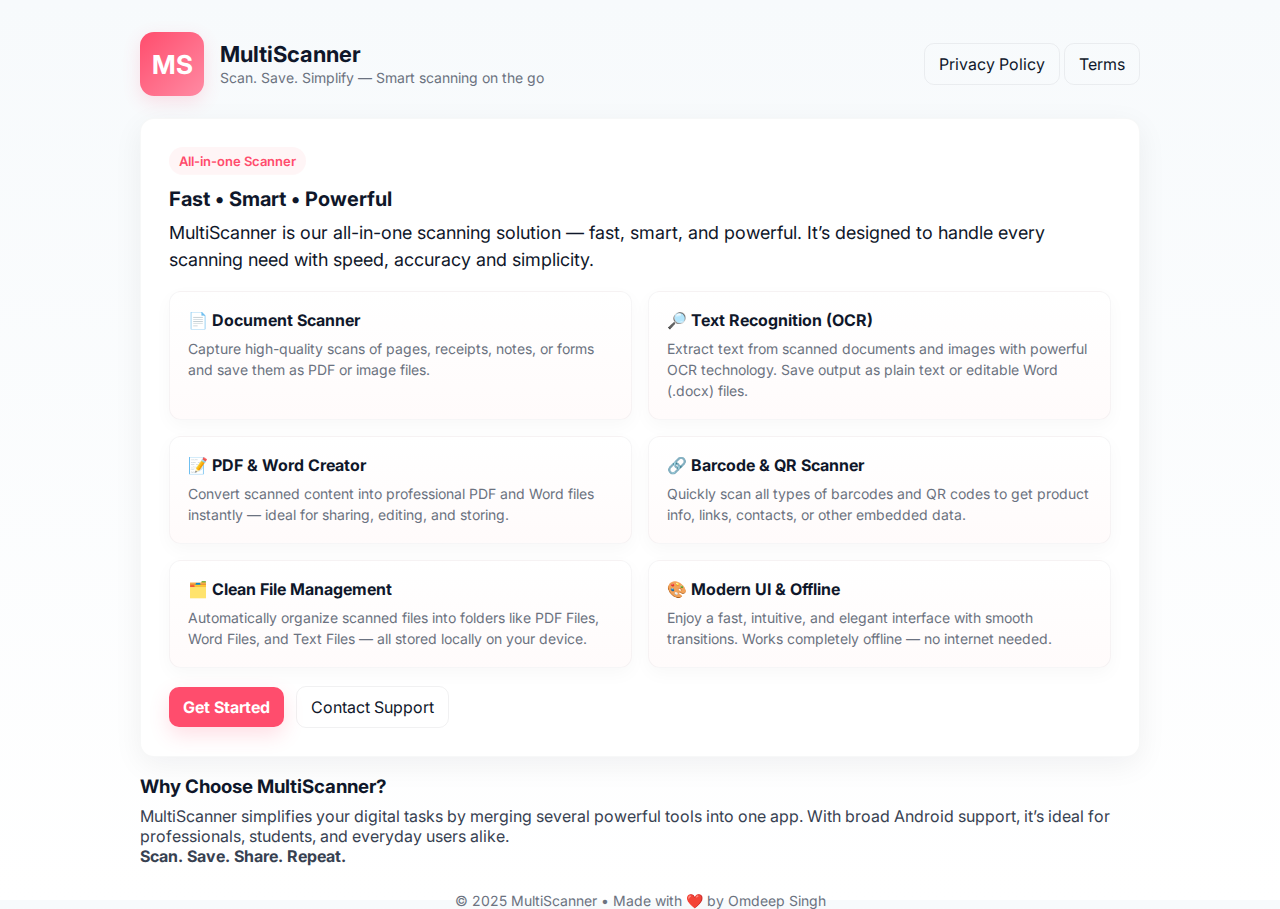
<file: index.html>
<!doctype html>
<html lang="en">
<head>
  <meta charset="utf-8" />
  <meta name="viewport" content="width=device-width,initial-scale=1" />
  <title>About — MultiScanner</title>
  <link rel="stylesheet" href="aboutstyle.css">
</head>
<body>
  <div class="wrapper">
    <header class="header">
      <div class="brand">
        <div class="logo">MS</div>
        <div class="title">
          <h1>MultiScanner</h1>
          <p>Scan. Save. Simplify — Smart scanning on the go</p>
        </div>
      </div>
      <nav aria-label="site">
        <a class="ghost" href="Privacy.html">Privacy Policy</a>
        <a class="ghost" href="TermsConditions.html">Terms</a>
      </nav>
    </header>

    <section class="hero" aria-labelledby="hero-title">
      <div class="tag">All-in-one Scanner</div>
      <h2 id="hero-title" style="margin:0;font-size:20px">Fast • Smart • Powerful</h2>
      <p class="lead">MultiScanner is our all-in-one scanning solution — fast, smart, and powerful. It’s designed to handle every scanning need with speed, accuracy and simplicity.</p>

      <div class="grid" aria-hidden="false">
        <div class="card">
          <h3>📄 Document Scanner</h3>
          <p>Capture high-quality scans of pages, receipts, notes, or forms and save them as PDF or image files.</p>
        </div>

        <div class="card">
          <h3>🔎 Text Recognition (OCR)</h3>
          <p>Extract text from scanned documents and images with powerful OCR technology. Save output as plain text or editable Word (.docx) files.</p>
        </div>

        <div class="card">
          <h3>📝 PDF & Word Creator</h3>
          <p>Convert scanned content into professional PDF and Word files instantly — ideal for sharing, editing, and storing.</p>
        </div>

        <div class="card">
          <h3>🔗 Barcode & QR Scanner</h3>
          <p>Quickly scan all types of barcodes and QR codes to get product info, links, contacts, or other embedded data.</p>
        </div>

        <div class="card">
          <h3>🗂️ Clean File Management</h3>
          <p>Automatically organize scanned files into folders like PDF Files, Word Files, and Text Files — all stored locally on your device.</p>
        </div>

        <div class="card">
          <h3>🎨 Modern UI & Offline</h3>
          <p>Enjoy a fast, intuitive, and elegant interface with smooth transitions. Works completely offline — no internet needed.</p>
        </div>
      </div>

      <div class="cta">
        <a class="primary" href="#">Get Started</a>
        <a class="ghost" href="mailto:support@multiscanner.app">Contact Support</a>
      </div>
    </section>

    <section style="margin-top:18px">
      <h3 style="margin-bottom:8px">Why Choose MultiScanner?</h3>
      <p style="color:#374151">MultiScanner simplifies your digital tasks by merging several powerful tools into one app. With broad Android support, it’s ideal for professionals, students, and everyday users alike.</p>
      <p style="color:#374151"><strong>Scan. Save. Share. Repeat.</strong></p>
    </section>

    <footer class="footer">
      © 2025 MultiScanner • Made with ❤️ by Omdeep Singh
    </footer>
  </div>
</body>
</html>
</file>
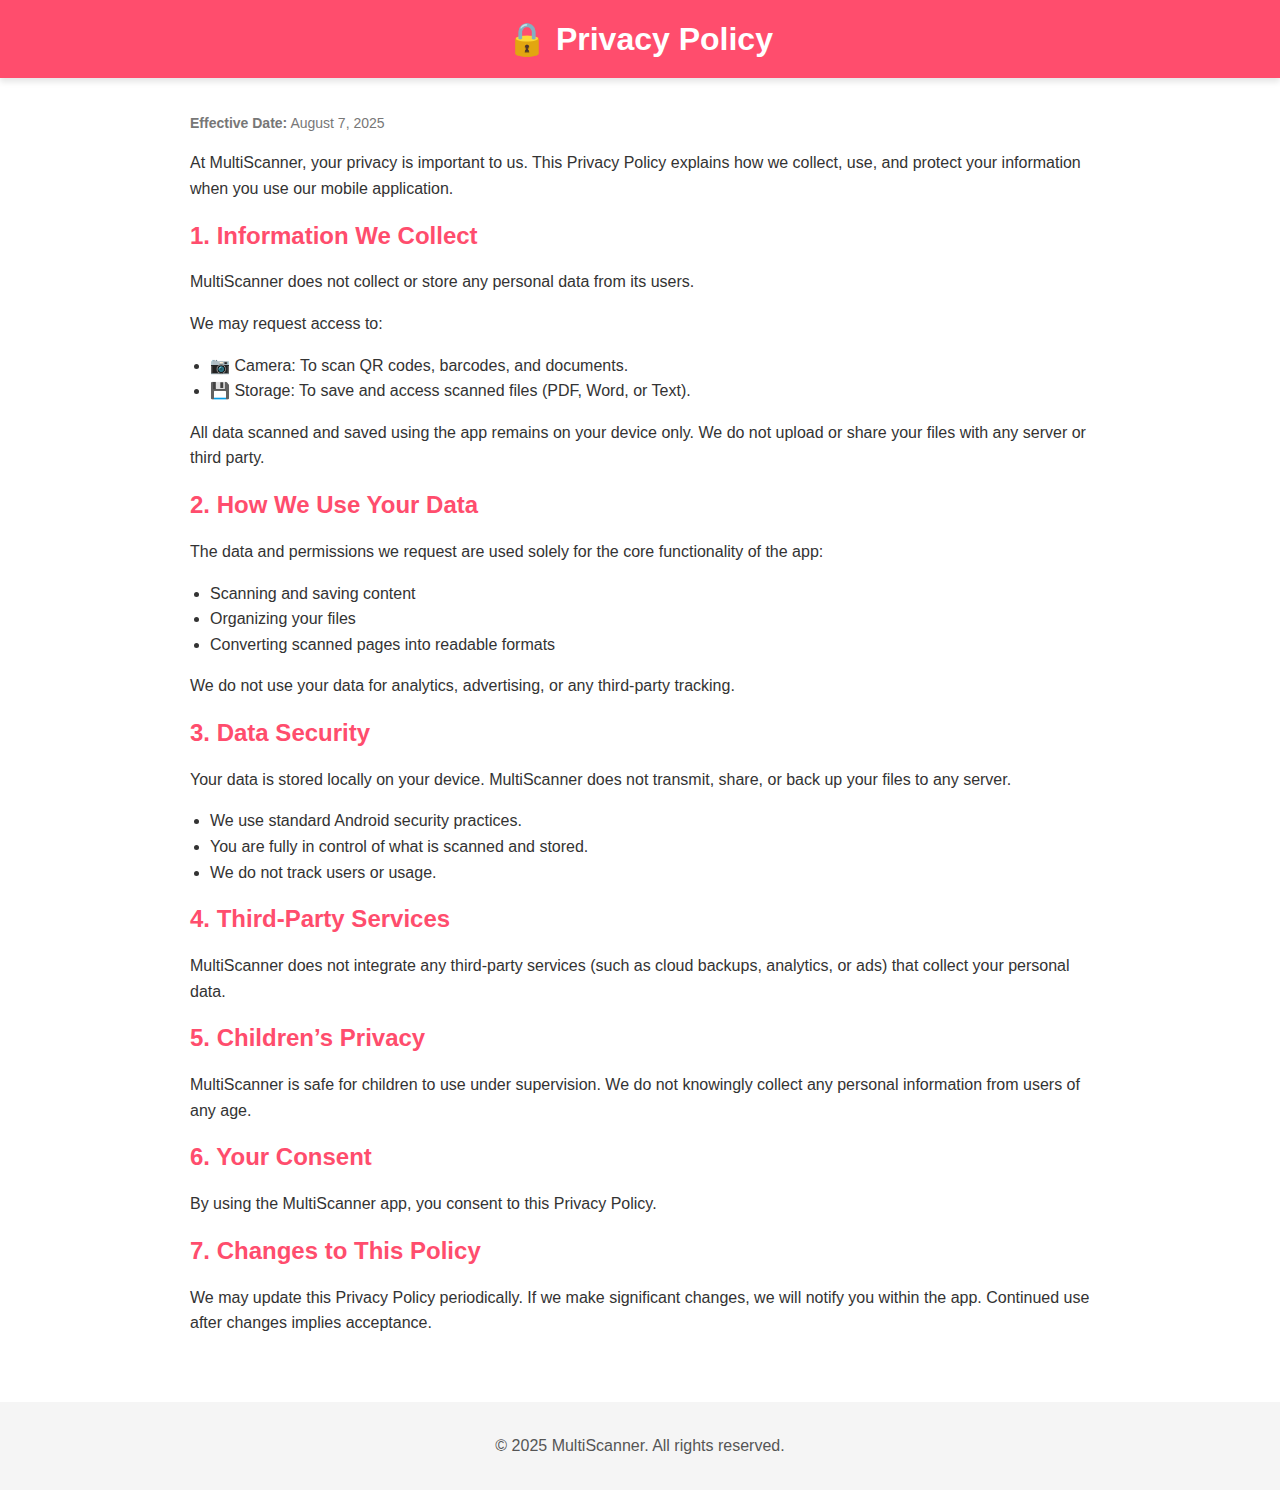
<file: Privacy.html>
<!DOCTYPE html>
<html lang="en">
<head>
    <meta charset="UTF-8">
    <meta name="viewport" content="width=device-width, initial-scale=1.0">
    <title>Privacy Policy - MultiScanner</title>
    <link rel="stylesheet" href="privacystyle.css">
</head>
<body>
    <header class="header">
        <h1>🔒 Privacy Policy</h1>
    </header>
    <main class="container">
        <section>
            <p class="effective-date"><strong>Effective Date:</strong> August 7, 2025</p>
            <p>At MultiScanner, your privacy is important to us. This Privacy Policy explains how we collect, use, and protect your information when you use our mobile application.</p>

            <h2>1. Information We Collect</h2>
            <p>MultiScanner does not collect or store any personal data from its users.</p>
            <p>We may request access to:</p>
            <ul>
                <li>📷 Camera: To scan QR codes, barcodes, and documents.</li>
                <li>💾 Storage: To save and access scanned files (PDF, Word, or Text).</li>
            </ul>
            <p>All data scanned and saved using the app remains on your device only. We do not upload or share your files with any server or third party.</p>

            <h2>2. How We Use Your Data</h2>
            <p>The data and permissions we request are used solely for the core functionality of the app:</p>
            <ul>
                <li>Scanning and saving content</li>
                <li>Organizing your files</li>
                <li>Converting scanned pages into readable formats</li>
            </ul>
            <p>We do not use your data for analytics, advertising, or any third-party tracking.</p>

            <h2>3. Data Security</h2>
            <p>Your data is stored locally on your device. MultiScanner does not transmit, share, or back up your files to any server.</p>
            <ul>
                <li>We use standard Android security practices.</li>
                <li>You are fully in control of what is scanned and stored.</li>
                <li>We do not track users or usage.</li>
            </ul>

            <h2>4. Third-Party Services</h2>
            <p>MultiScanner does not integrate any third-party services (such as cloud backups, analytics, or ads) that collect your personal data.</p>

            <h2>5. Children’s Privacy</h2>
            <p>MultiScanner is safe for children to use under supervision. We do not knowingly collect any personal information from users of any age.</p>

            <h2>6. Your Consent</h2>
            <p>By using the MultiScanner app, you consent to this Privacy Policy.</p>

            <h2>7. Changes to This Policy</h2>
            <p>We may update this Privacy Policy periodically. If we make significant changes, we will notify you within the app. Continued use after changes implies acceptance.</p>
        </section>
    </main>
    <footer class="footer">
        <p>© 2025 MultiScanner. All rights reserved.</p>
    </footer>
</body>
</html>
</file>
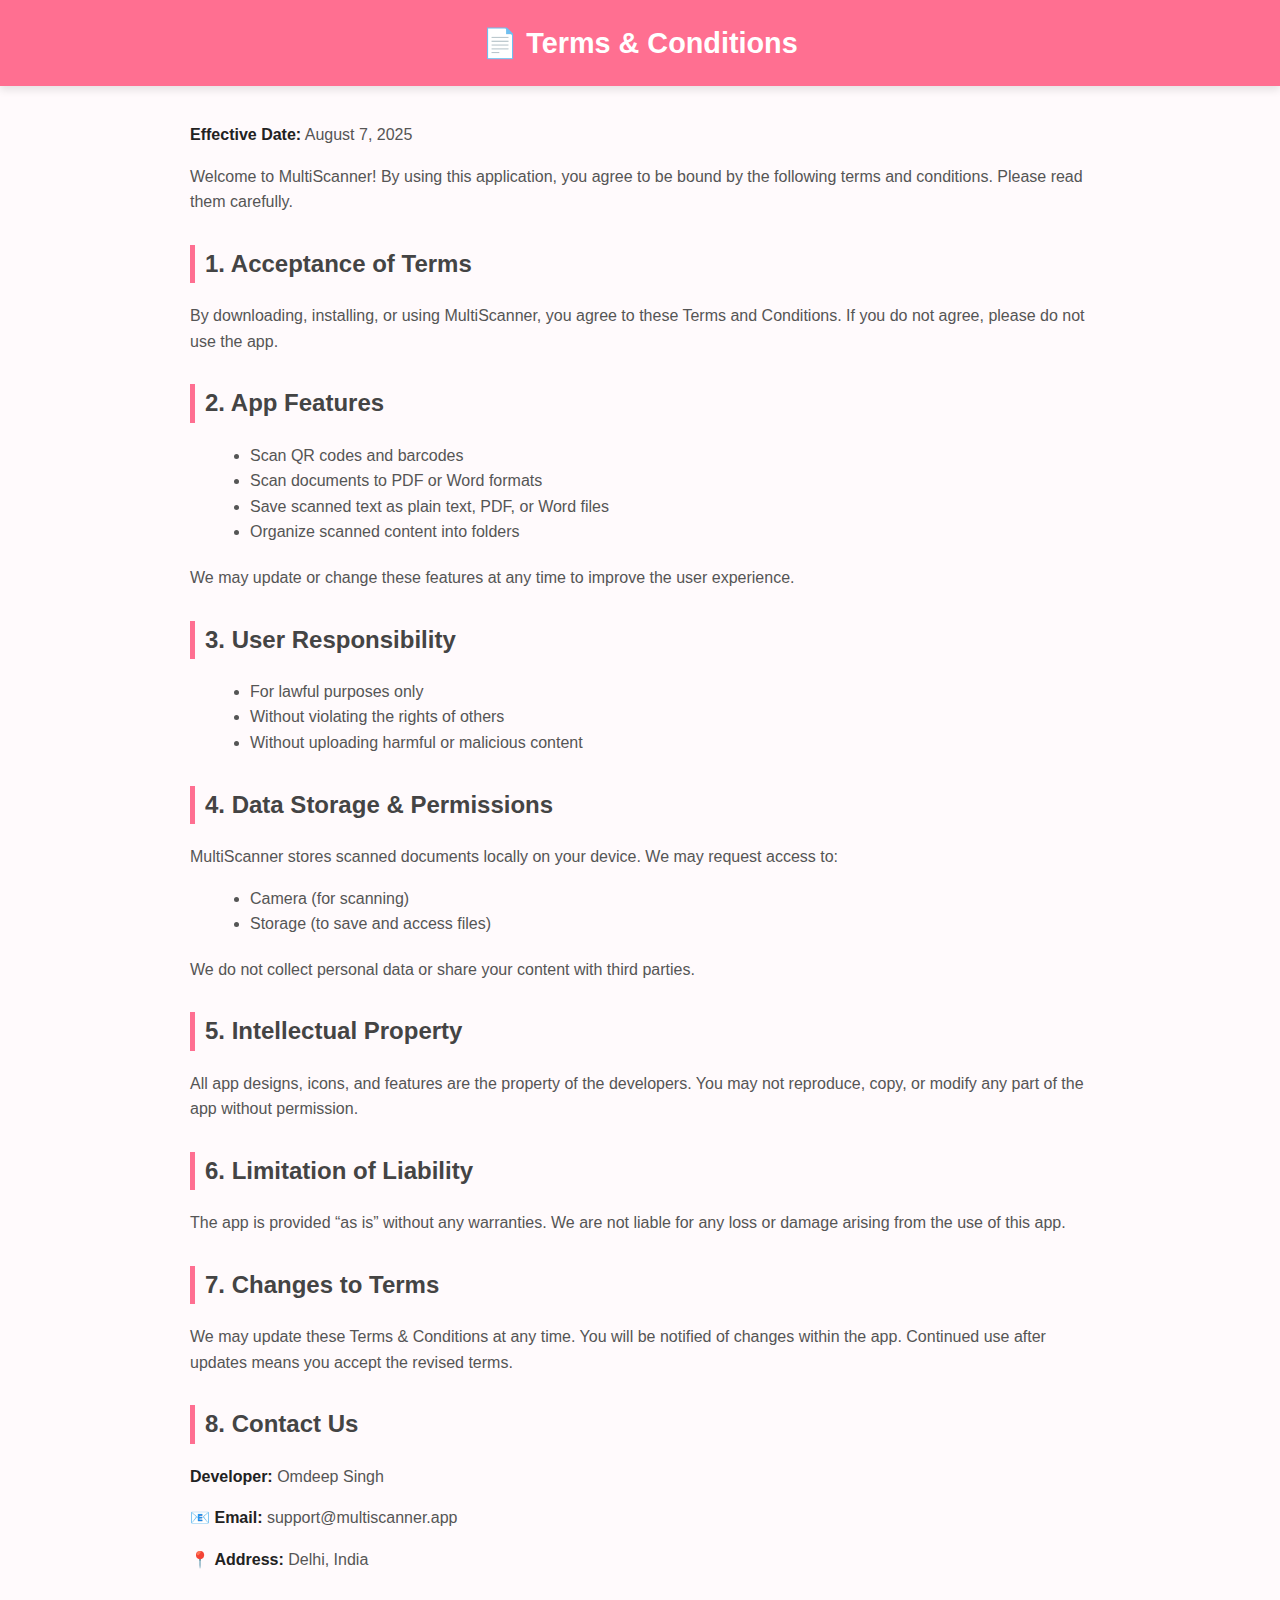
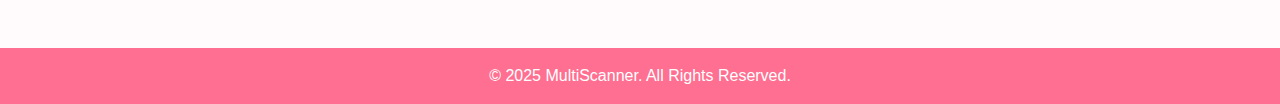
<file: TermsConditions.html>
<!DOCTYPE html>
<html lang="en">
<head>
    <meta charset="UTF-8">
    <meta name="viewport" content="width=device-width, initial-scale=1.0">
    <title>Terms & Conditions - MultiScanner</title>
    <style>
        body {
            font-family: Arial, sans-serif;
            margin: 0;
            padding: 0;
            background-color: #fffafc;
            color: #333;
            line-height: 1.6;
        }
        header {
            background-color: #ff6f91;
            color: white;
            text-align: center;
            padding: 20px 10px;
            font-size: 1.8rem;
            font-weight: bold;
            box-shadow: 0 4px 8px rgba(0,0,0,0.1);
        }
        main {
            max-width: 900px;
            margin: auto;
            padding: 20px;
        }
        h2 {
            color: #444;
            margin-top: 30px;
            border-left: 5px solid #ff6f91;
            padding-left: 10px;
        }
        p, li {
            font-size: 1rem;
            color: #555;
        }
        ul {
            margin: 10px 0 20px 20px;
        }
        strong {
            color: #222;
        }
        footer {
            text-align: center;
            background: #ff6f91;
            color: white;
            padding: 15px;
            margin-top: 40px;
        }
    </style>
</head>
<body>
    <header>📄 Terms & Conditions</header>
    <main>
        <p><strong>Effective Date:</strong> August 7, 2025</p>
        <p>Welcome to MultiScanner! By using this application, you agree to be bound by the following terms and conditions. Please read them carefully.</p>

        <h2>1. Acceptance of Terms</h2>
        <p>By downloading, installing, or using MultiScanner, you agree to these Terms and Conditions. If you do not agree, please do not use the app.</p>

        <h2>2. App Features</h2>
        <ul>
            <li>Scan QR codes and barcodes</li>
            <li>Scan documents to PDF or Word formats</li>
            <li>Save scanned text as plain text, PDF, or Word files</li>
            <li>Organize scanned content into folders</li>
        </ul>
        <p>We may update or change these features at any time to improve the user experience.</p>

        <h2>3. User Responsibility</h2>
        <ul>
            <li>For lawful purposes only</li>
            <li>Without violating the rights of others</li>
            <li>Without uploading harmful or malicious content</li>
        </ul>

        <h2>4. Data Storage & Permissions</h2>
        <p>MultiScanner stores scanned documents locally on your device. We may request access to:</p>
        <ul>
            <li>Camera (for scanning)</li>
            <li>Storage (to save and access files)</li>
        </ul>
        <p>We do not collect personal data or share your content with third parties.</p>

        <h2>5. Intellectual Property</h2>
        <p>All app designs, icons, and features are the property of the developers. You may not reproduce, copy, or modify any part of the app without permission.</p>

        <h2>6. Limitation of Liability</h2>
        <p>The app is provided “as is” without any warranties. We are not liable for any loss or damage arising from the use of this app.</p>

        <h2>7. Changes to Terms</h2>
        <p>We may update these Terms & Conditions at any time. You will be notified of changes within the app. Continued use after updates means you accept the revised terms.</p>

        <h2>8. Contact Us</h2>
        <p><strong>Developer:</strong> Omdeep Singh</p>
        <p>📧 <strong>Email:</strong> support@multiscanner.app</p>
        <p>📍 <strong>Address:</strong> Delhi, India</p>
    </main>
    <footer>
        &copy; 2025 MultiScanner. All Rights Reserved.
    </footer>
</body>
</html>
</file>
<file: aboutstyle.css>
/* style.css - About MultiScanner (Light Theme) */
@import url('https://fonts.googleapis.com/css2?family=Inter:wght@300;400;600;700;800&display=swap');

:root{
  --bg:#f7fafc;
  --card:#ffffff;
  --accent:#ff4d6d;
  --muted:#6b7280;
  --text:#0f172a;
  --glass: rgba(255,77,109,0.06);
}

*{box-sizing:border-box;margin:0;padding:0}
html,body{height:100%}
body{
  font-family: 'Inter', system-ui, -apple-system, "Segoe UI", Roboto, "Helvetica Neue", Arial;
  background: linear-gradient(180deg, var(--bg) 0%, #ffffff 100%);
  color:var(--text);
  -webkit-font-smoothing:antialiased;
  -moz-osx-font-smoothing:grayscale;
  padding:32px;
}

/* layout */
.wrapper{max-width:1000px;margin:0 auto;}

/* header */
.header{
  display:flex;
  align-items:center;
  justify-content:space-between;
  gap:16px;
  margin-bottom:22px;
}
.brand{
  display:flex;
  gap:16px;
  align-items:center;
}
.logo{
  width:64px;height:64px;border-radius:14px;
  background:linear-gradient(135deg,var(--accent),#ff8aa3);
  display:grid;place-items:center;color:white;font-weight:700;font-size:26px;
  box-shadow: 0 6px 18px rgba(255,77,109,0.16);
}
.title{
  line-height:1;
}
.title h1{font-size:22px}
.title p{color:var(--muted);font-size:14px;margin-top:6px}

/* hero card */
.hero{
  background:var(--card);
  padding:28px;
  border-radius:14px;
  box-shadow: 0 8px 30px rgba(15,23,42,0.06);
  border: 1px solid rgba(15,23,42,0.03);
  margin-bottom:18px;
}
.tag{
  display:inline-block;
  background:var(--glass);
  color:var(--accent);
  padding:6px 10px;border-radius:999px;font-weight:600;font-size:13px;margin-bottom:12px;
  box-shadow: inset 0 -1px 0 rgba(255,255,255,0.2);
}
.lead{font-size:18px;color:var(--text);margin-top:8px;line-height:1.5}

/* features grid */
.grid{display:grid;grid-template-columns:repeat(2,1fr);gap:16px;margin-top:18px}
.card{
  background:linear-gradient(180deg,#ffffff, #fffbfb);
  padding:18px;border-radius:12px;border:1px solid rgba(15,23,42,0.04);
  box-shadow: 0 6px 18px rgba(12,16,22,0.03);
}
.card h3{font-size:16px;margin-bottom:8px}
.card p{color:var(--muted);font-size:14px;line-height:1.5}

/* CTA */
.cta{display:flex;gap:12px;align-items:center;margin-top:18px}
.primary{
  background:var(--accent);color:white;padding:10px 14px;border-radius:10px;font-weight:700;border:none;
  box-shadow: 0 8px 20px rgba(255,77,109,0.18);cursor:pointer;text-decoration:none;
}
.ghost{background:transparent;border:1px solid rgba(15,23,42,0.06);padding:10px 14px;border-radius:10px;color:var(--text);text-decoration:none}

/* footer */
.footer{margin-top:26px;text-align:center;color:var(--muted);font-size:14px}

/* responsive */
@media (max-width:780px){
  .grid{grid-template-columns:1fr}
  body{padding:18px}
  .logo{width:56px;height:56px}
  .title h1{font-size:18px}
}
</file>
<file: privacystyle.css>
body {
    font-family: Arial, sans-serif;
    margin: 0;
    padding: 0;
    background-color: #ffffff;
    color: #333;
}

.header {
    background-color: #ff4d6d;
    color: white;
    padding: 20px;
    text-align: center;
    box-shadow: 0px 4px 6px rgba(0,0,0,0.1);
}

.header h1 {
    margin: 0;
}

.container {
    max-width: 900px;
    margin: auto;
    padding: 20px;
}

h2 {
    color: #ff4d6d;
    margin-top: 20px;
}

p, li {
    line-height: 1.6;
    font-size: 16px;
}

ul {
    padding-left: 20px;
}

.effective-date {
    font-size: 14px;
    color: #777;
}

.footer {
    background-color: #f5f5f5;
    padding: 15px;
    text-align: center;
    font-size: 14px;
    color: #555;
    margin-top: 30px;
}
</file>
